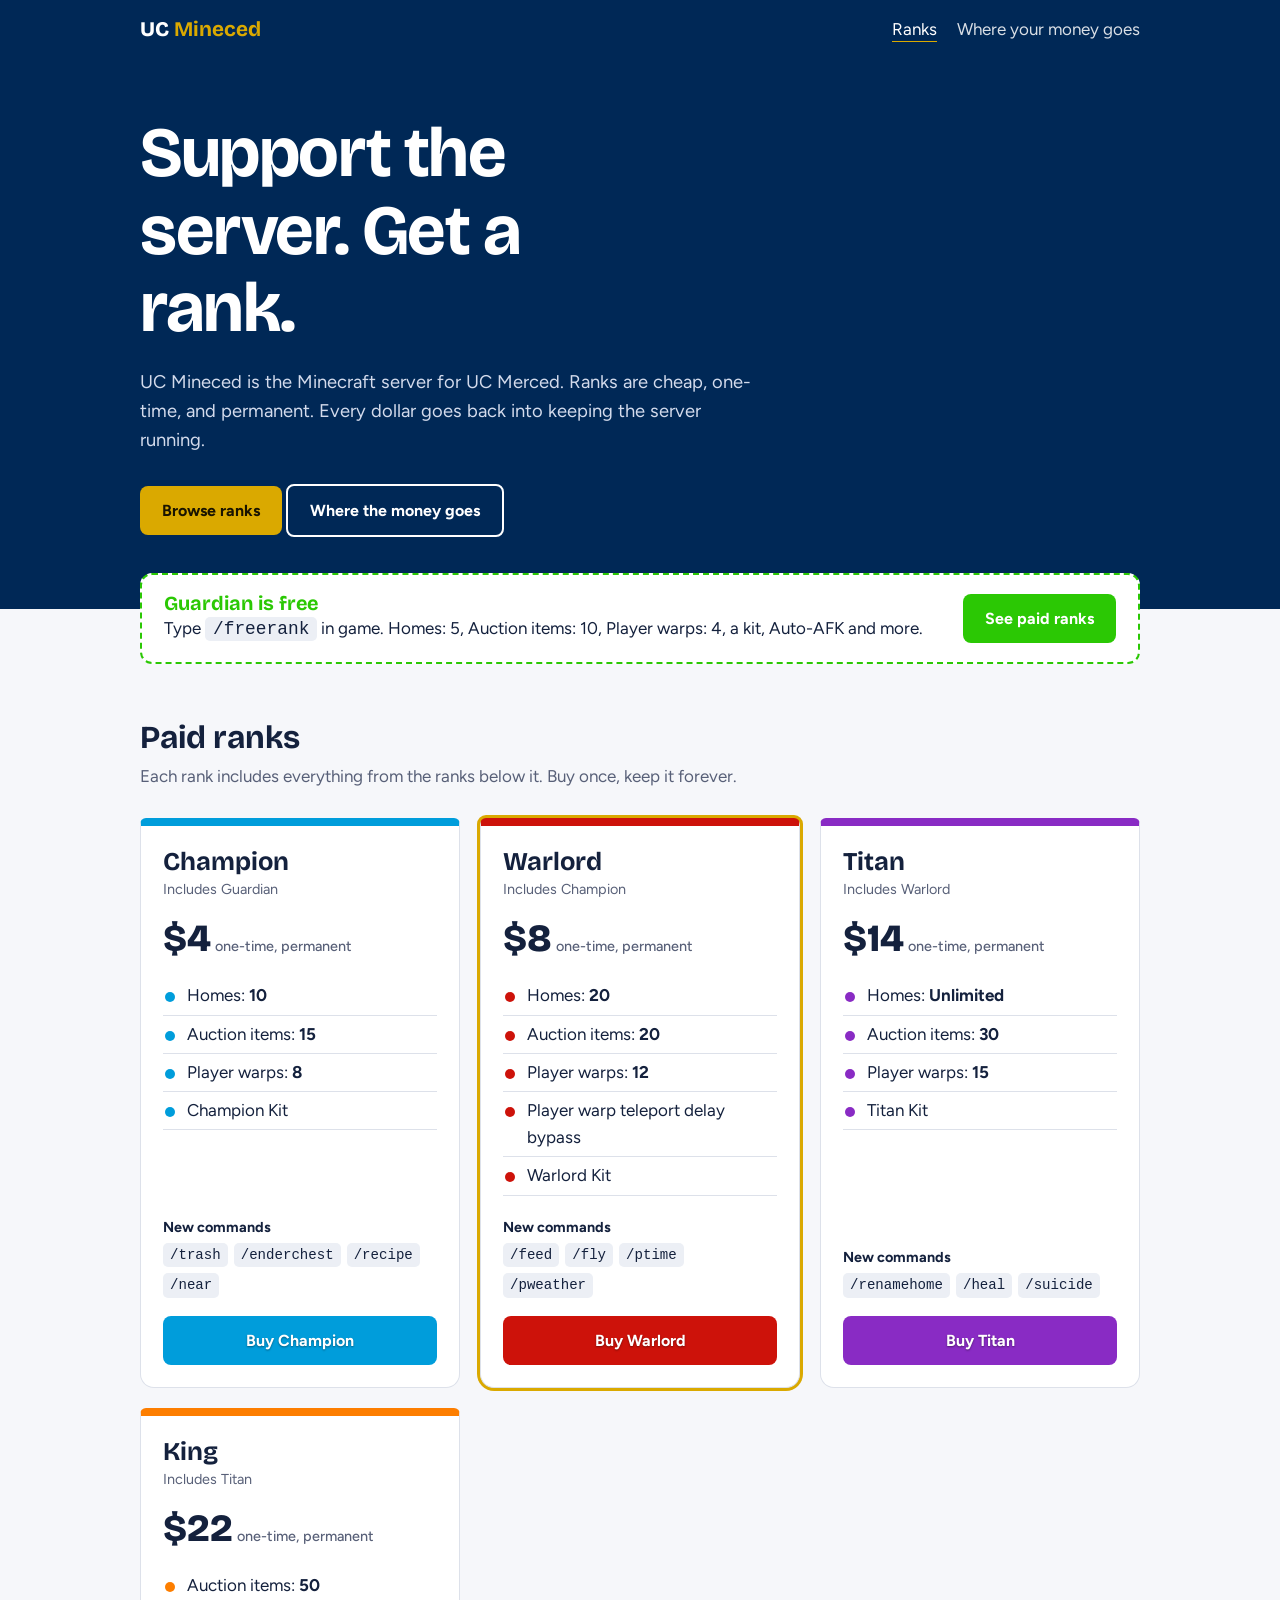
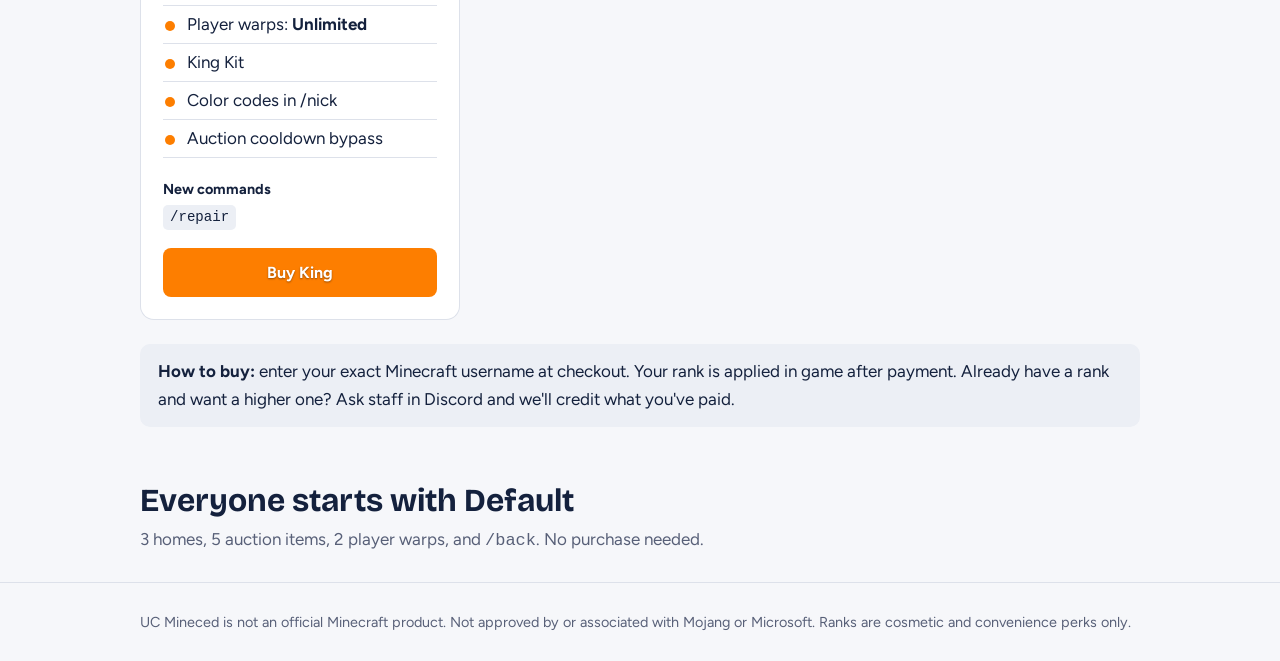
<file: index.html>
<!doctype html><html lang="en"><head><meta charset="utf-8">
<meta name="viewport" content="width=device-width,initial-scale=1">
<title>UC Mineced Store: Ranks</title>
<meta name="description" content="Ranks for UC Mineced, the UC Merced Minecraft server. Cheap, permanent, and every dollar goes back into the server.">
<link rel="icon" href="data:image/svg+xml,<svg xmlns=%27http://www.w3.org/2000/svg%27 viewBox=%270 0 100 100%27><text y=%27.9em%27 font-size=%2790%27>⛏️</text></svg>">
<link rel="stylesheet" href="https://fonts.googleapis.com/css2?family=Bricolage+Grotesque:wght@700;800&family=Figtree:wght@400;500;700&display=swap">
<link rel="stylesheet" href="style.css"></head><body>
<header><div class="wrap">
<nav><a class="logo" href="index.html">UC <b>Mineced</b></a>
<div><a href="index.html" aria-current="page">Ranks</a><a href="funds.html">Where your money goes</a></div></nav>
<section class="hero"><h1>Support the server. Get a rank.</h1>
<p>UC Mineced is the Minecraft server for UC Merced. Ranks are cheap, one-time, and permanent. Every dollar goes back into keeping the server running.</p>
<a class="btn" href="#ranks">Browse ranks</a> <a class="btn ghost" href="funds.html">Where the money goes</a></section>
</div></header>
<main class="wrap">
<div class="free" id="guardian" style="--c:#2bc804"></div>
<h2>Paid ranks</h2>
<p class="sub">Each rank includes everything from the ranks below it. Buy once, keep it forever.</p>
<div class="grid" id="ranks"></div>
<div class="note"><b>How to buy:</b> enter your exact Minecraft username at checkout. Your rank is applied in game after payment. Already have a rank and want a higher one? Ask staff in Discord and we'll credit what you've paid.</div>
<h2>Everyone starts with Default</h2>
<p class="sub">3 homes, 5 auction items, 2 player warps, and <code>/back</code>. No purchase needed.</p>
</main>
<footer><div class="wrap">UC Mineced is not an official Minecraft product. Not approved by or associated with Mojang or Microsoft. Ranks are cosmetic and convenience perks only.</div></footer>
<script src="app.js"></script></body></html>
</file>
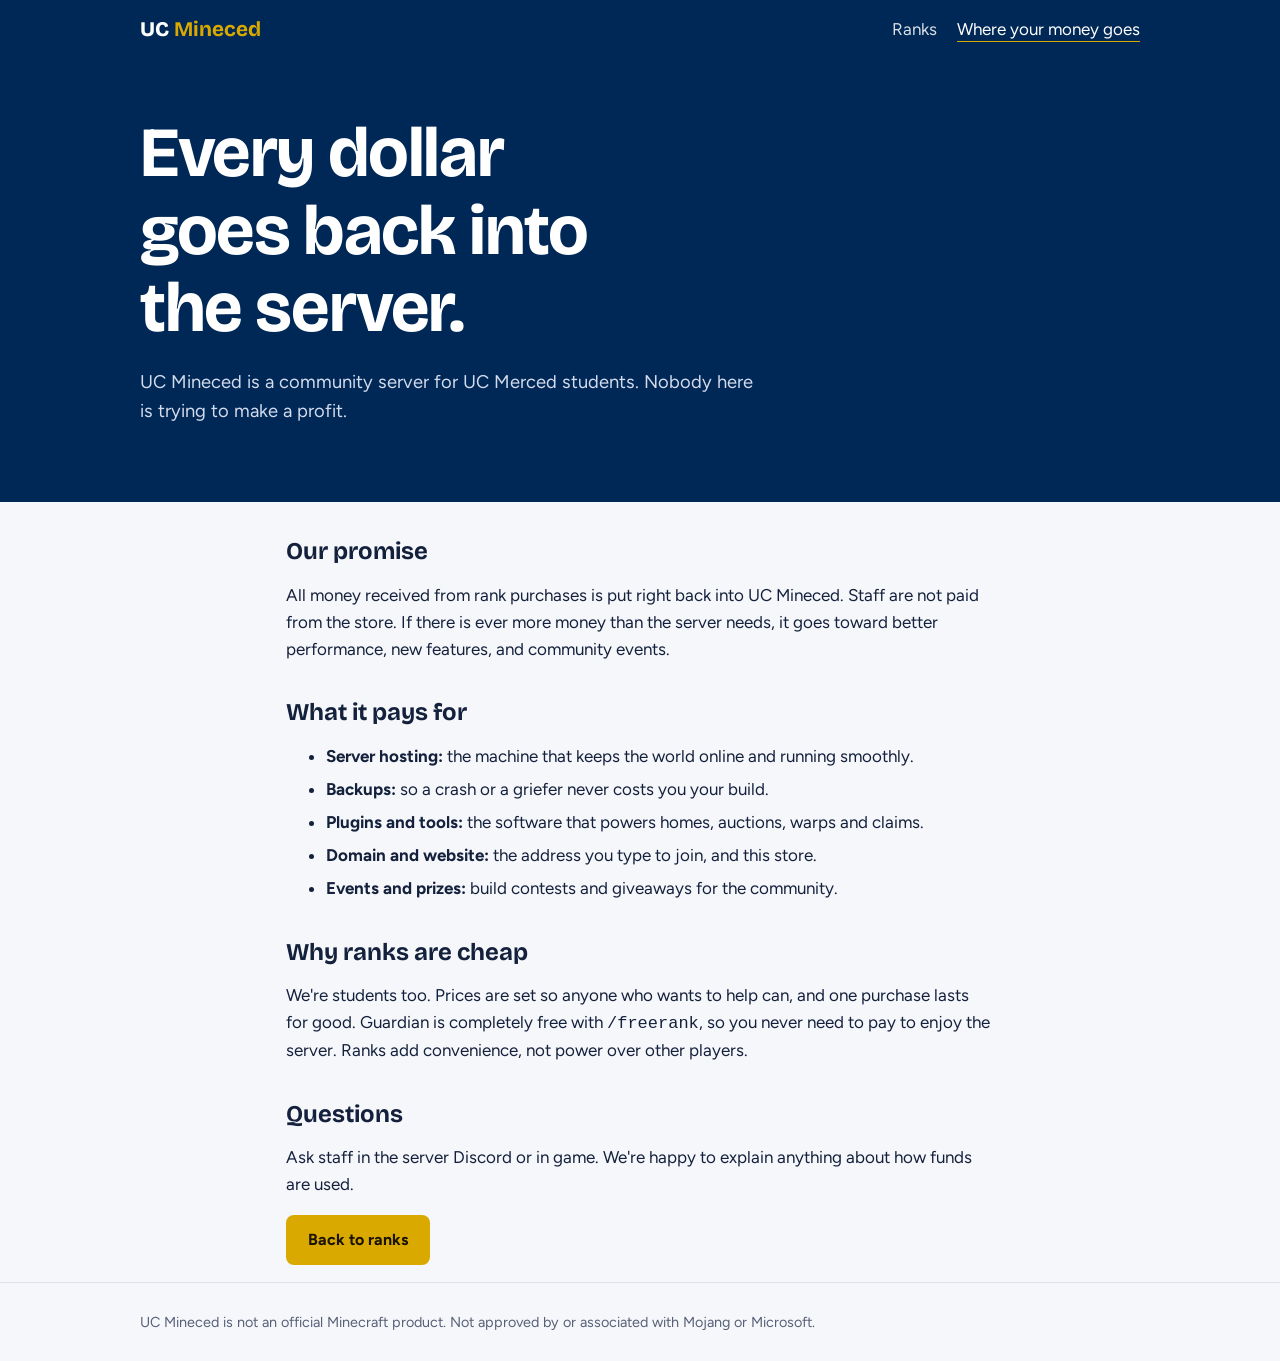
<file: funds.html>
<!doctype html><html lang="en"><head><meta charset="utf-8">
<meta name="viewport" content="width=device-width,initial-scale=1">
<title>Where your money goes | UC Mineced Store</title>
<link rel="icon" href="data:image/svg+xml,<svg xmlns=%27http://www.w3.org/2000/svg%27 viewBox=%270 0 100 100%27><text y=%27.9em%27 font-size=%2790%27>⛏️</text></svg>">
<link rel="stylesheet" href="https://fonts.googleapis.com/css2?family=Bricolage+Grotesque:wght@700;800&family=Figtree:wght@400;500;700&display=swap">
<link rel="stylesheet" href="style.css"></head><body>
<header><div class="wrap">
<nav><a class="logo" href="index.html">UC <b>Mineced</b></a>
<div><a href="index.html">Ranks</a><a href="funds.html" aria-current="page">Where your money goes</a></div></nav>
<section class="hero" style="padding-bottom:48px"><h1>Every dollar goes back into the server.</h1>
<p>UC Mineced is a community server for UC Merced students. Nobody here is trying to make a profit.</p></section>
</div></header>
<main class="wrap prose">
<h2>Our promise</h2>
<p>All money received from rank purchases is put right back into UC Mineced. Staff are not paid from the store. If there is ever more money than the server needs, it goes toward better performance, new features, and community events.</p>
<h2>What it pays for</h2>
<ul>
<li><b>Server hosting:</b> the machine that keeps the world online and running smoothly.</li>
<li><b>Backups:</b> so a crash or a griefer never costs you your build.</li>
<li><b>Plugins and tools:</b> the software that powers homes, auctions, warps and claims.</li>
<li><b>Domain and website:</b> the address you type to join, and this store.</li>
<li><b>Events and prizes:</b> build contests and giveaways for the community.</li>
</ul>
<h2>Why ranks are cheap</h2>
<p>We're students too. Prices are set so anyone who wants to help can, and one purchase lasts for good. Guardian is completely free with <code>/freerank</code>, so you never need to pay to enjoy the server. Ranks add convenience, not power over other players.</p>
<h2>Questions</h2>
<p>Ask staff in the server Discord or in game. We're happy to explain anything about how funds are used.</p>
<p><a class="btn" href="index.html">Back to ranks</a></p>
</main>
<footer><div class="wrap">UC Mineced is not an official Minecraft product. Not approved by or associated with Mojang or Microsoft.</div></footer>
</body></html>
</file>
<file: style.css>
:root{--bg:#f6f7fa;--ink:#14213d;--mute:#586078;--card:#fff;--line:#dde1ea;--navy:#002856;--gold:#daa900;--code:#eceff5;color-scheme:light}
@media (prefers-color-scheme:dark){:root:not([data-theme=light]){--bg:#0c1426;--ink:#eef1f8;--mute:#9aa4bd;--card:#142040;--line:#26335a;--code:#1d2b52;color-scheme:dark}}
*{box-sizing:border-box}html{scroll-behavior:smooth}
body{margin:0;background:var(--bg);color:var(--ink);font:17px/1.6 Figtree,system-ui,sans-serif}
h1,h2,h3{font-family:"Bricolage Grotesque",Figtree,system-ui,sans-serif;line-height:1.1;margin:0}
a{color:inherit}a:focus-visible,button:focus-visible{outline:3px solid var(--gold);outline-offset:3px}
.wrap{max-width:1040px;margin:0 auto;padding:0 20px}
header{background:var(--navy);color:#fff}
nav{display:flex;justify-content:space-between;align-items:center;padding:16px 0;gap:16px;flex-wrap:wrap}
.logo{font:800 1.3rem "Bricolage Grotesque",sans-serif;text-decoration:none}.logo b{color:var(--gold)}
nav div a{margin-left:20px;text-decoration:none;opacity:.85}nav div a:hover,nav div a[aria-current]{opacity:1;text-decoration:underline;text-decoration-color:var(--gold);text-underline-offset:6px}
.hero{padding:56px 0 72px}
.hero h1{font-size:clamp(2.4rem,7vw,4.4rem);max-width:12ch;letter-spacing:-.02em}
.hero p{max-width:52ch;font-size:1.15rem;color:#d3dbec;margin:20px 0 28px}
.btn{display:inline-block;background:var(--gold);color:#1a1400;font-weight:700;padding:12px 22px;border-radius:8px;text-decoration:none;border:0;cursor:pointer;font-size:1rem}
.btn:hover{filter:brightness(1.08)}.btn.ghost{background:transparent;color:inherit;border:2px solid currentColor}
.free{background:var(--card);border:2px dashed var(--c);border-radius:12px;padding:18px 22px;margin-top:-36px;display:flex;gap:16px;align-items:center;justify-content:space-between;flex-wrap:wrap;position:relative}
.free code{background:var(--code);padding:2px 8px;border-radius:5px;font-size:1.05em}
main{padding-bottom:64px}
h2{font-size:2rem;margin:56px 0 8px}.sub{color:var(--mute);margin:0 0 28px;max-width:60ch}
.grid{display:grid;gap:20px;grid-template-columns:repeat(auto-fill,minmax(300px,1fr))}
.rank{background:var(--card);border:1px solid var(--line);border-top:8px solid var(--c);border-radius:6px 6px 14px 14px;padding:22px;display:flex;flex-direction:column}
.rank h3{font-size:1.6rem}.rank .tag{font-size:.9rem;color:var(--mute);margin-top:2px}
.price{font:800 2.4rem "Bricolage Grotesque",sans-serif;margin:14px 0 2px}.price small{font:500 .9rem Figtree,sans-serif;color:var(--mute)}
.perks{list-style:none;padding:0;margin:14px 0;flex:1}.perks li{padding:5px 0 5px 24px;position:relative;border-bottom:1px solid var(--line)}
.perks li::before{content:"";position:absolute;left:2px;top:15px;width:10px;height:10px;border-radius:50%;background:var(--c)}
.perks b{font-weight:700}
.cmds{display:flex;flex-wrap:wrap;gap:6px;margin:4px 0 18px}.cmds code{background:var(--code);padding:1px 7px;border-radius:5px;font-size:.88rem}
.cmds-t{font-size:.9rem;font-weight:700;margin-top:6px}
.rank .btn{text-align:center;background:var(--c);color:#fff;text-shadow:0 1px 2px #0006}
.rank.popular{box-shadow:0 0 0 3px var(--gold)}
.note{background:var(--code);border-radius:10px;padding:14px 18px;margin-top:24px}
.prose{max-width:68ch}.prose h2{font-size:1.5rem;margin-top:36px}
.prose li{margin:6px 0}
footer{border-top:1px solid var(--line);padding:28px 0;color:var(--mute);font-size:.9rem}
@media (prefers-reduced-motion:no-preference){.hero h1{animation:rise .6s ease-out}@keyframes rise{from{opacity:0;transform:translateY(14px)}}}
</file>
